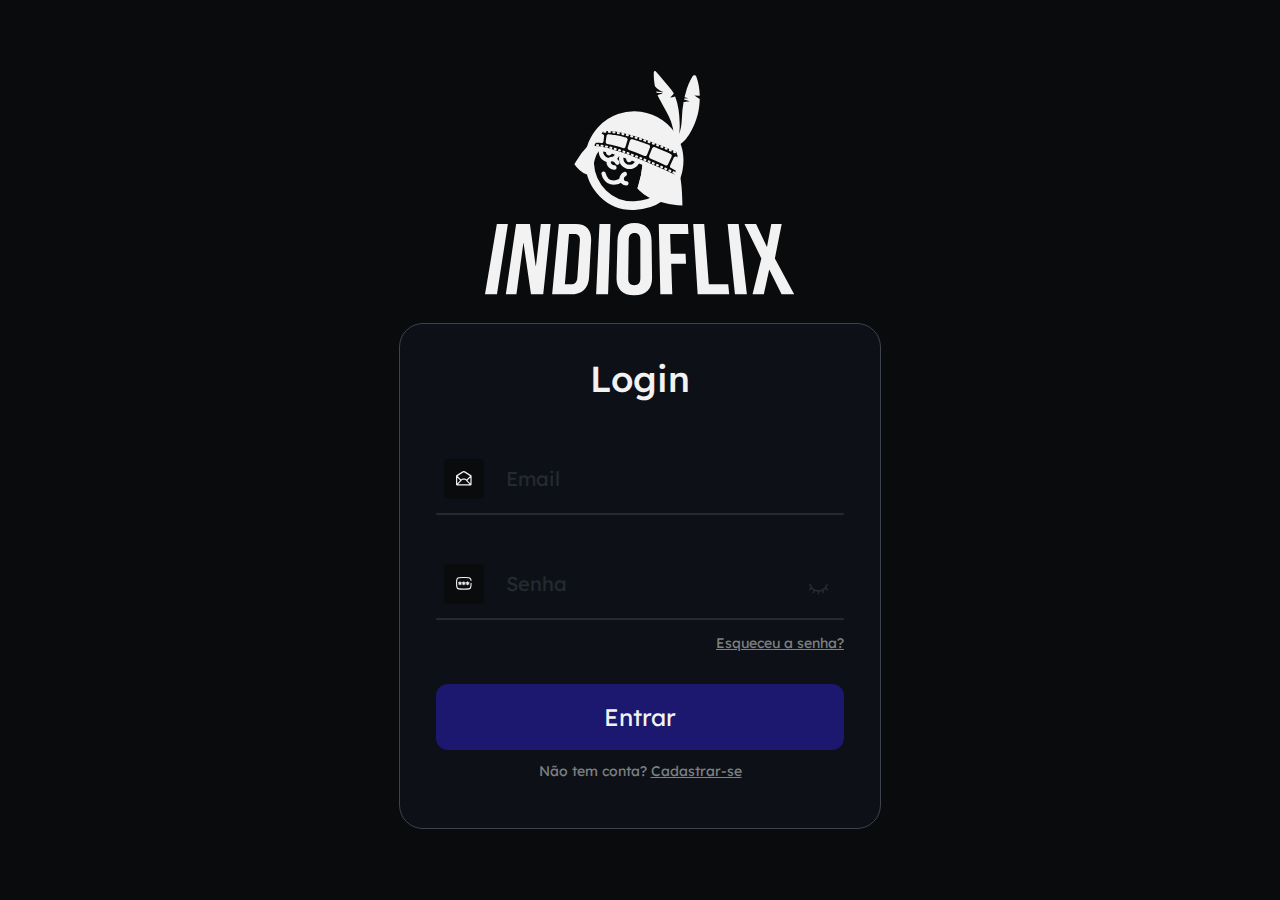
<file: front-end/index.html>
<!DOCTYPE html>
<html lang="pt-br">
<head>
    <meta charset="UTF-8">
    <meta name="viewport" content="width=device-width, initial-scale=1.0">
    <link rel="shortcut icon" href="./assets/indioflix.ico" type="image/x-icon">
    <link rel="stylesheet" href="global.css">
    <link rel="stylesheet" href="style.css">
    <title>Indioflix | Login</title>
</head>
<body>
    <main>
        <img src="./assets/logoLogin.svg" alt="" class="logo">

        <div class="formContainer">
            <span>Login</span>
            <form autocomplete="off">
                <div class="formInputsWrapper">
                    <div class="formInputWrapper">
                        <div class="formInput">
                            <div class="imgWrapper">
                                <img src="./assets/icons/mail.svg" alt="">
                            </div>
                            <input type="email" placeholder="Email" id="email">
                        </div>
                        <div class="inputRow"></div>
                    </div>
                    <div class="formInputWrapper">
                        <div class="formInput">
                            <div class="imgWrapper">
                                <img src="./assets/icons/password.svg" alt="">
                            </div>
                            <input type="password" placeholder="Senha" id="password">
                            <img src="./assets/icons/eyeClose.svg" id="showPassword">
                        </div>
                        <div class="inputRow"></div>
                        <span><u>Esqueceu a senha?</u></span>
                    </div>
                </div>

                <div class="buttonWrapper">
                    <a href="./home/home.html">Entrar</a>
                    <span>Não tem conta? <u>Cadastrar-se</u></span>
                </div>
                
            </form>
        </div>
    </main>
</body>
<script src="script.js"></script>
</html>
</file>
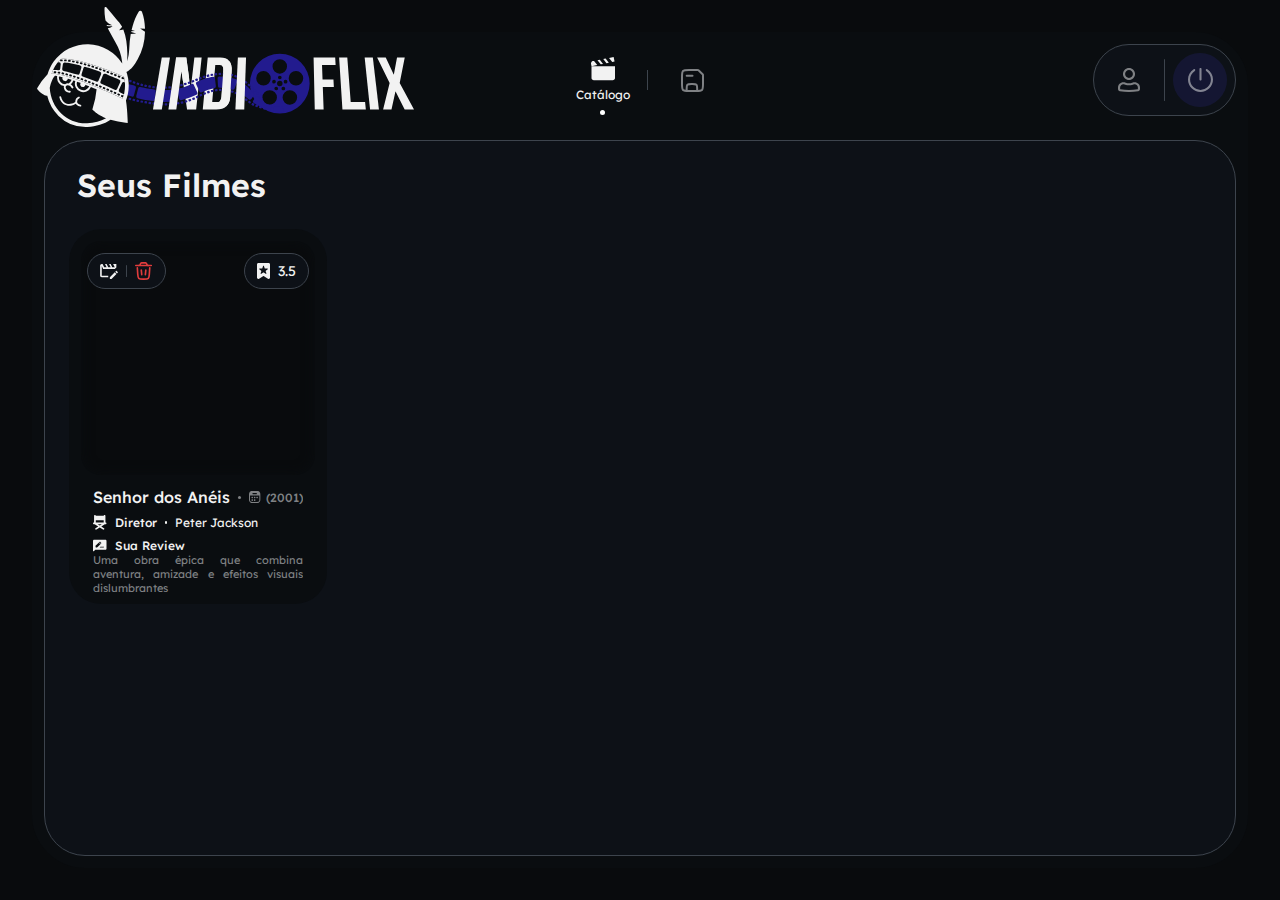
<file: front-end/home/home.html>
<!DOCTYPE html>
<html lang="pt-br">
<head>
    <meta charset="UTF-8">
    <meta name="viewport" content="width=device-width, initial-scale=1.0">
    <link rel="shortcut icon" href="../assets/indioflix.ico" type="image/x-icon">
    <link rel="stylesheet" href="home.css">
    <link rel="stylesheet" href="../global.css">
    <title>Indioflix | Home</title>
</head>
<body>
    <main>
        <nav>
            <img src="../assets/logoNav.svg" class="logo" alt="">
            <div class="navigation">
                <div class="selected">
                    <img src="../assets/icons/movieFill.svg" alt="">
                    <span>Catálogo</span>
                </div>
                <div class="divider"></div>
                <a href="" class="fakeImg"></a>
                <div class="dot"></div>
            </div>
            <div class="options">
                <div class="fakeImg"></div>
                <div class="divider"></div>
                <a href="../index.html" class="fakeImg"></a>
            </div>
        </nav>

        <div class="catalog">
            <span class="title">Seus Filmes</span>
            <div class="movieGrid">

                <!-- For com os card -->

                <div class="card">
                    <div class="banner fakeImg" style="background-image: url('https://br.web.img3.acsta.net/medias/nmedia/18/92/91/32/20224832.jpg');">
                        <div class="features">
                            <div class="fakeImg"></div>
                            <div class="divider"></div>
                            <div class="fakeImg"></div>
                        </div>
                        <div class="features">
                            <img src="../assets/icons/ownRating.svg" alt="">
                            <span>3.5</span>
                        </div>
                    </div>
                    <div class="content">
                        <div class="title">
                            <span>Senhor dos Anéis</span>
                            <div class="dot"></div>
                            <div class="year">
                                <img src="../assets/icons/calendar.svg" alt="">
                                <span>(2001)</span>
                            </div>
                        </div>
                        <div class="director">
                            <img src="../assets/icons/director.svg" alt="">
                            <span>Diretor</span>
                            <div class="dot"></div>
                            <span>Peter Jackson</span>
                        </div>
                        <div class="ownReview">
                            <div class="top">
                                <img src="../assets/icons/review.svg" alt="">
                                <span>Sua Review</span>
                            </div>
                            <span class="review">Uma obra épica que combina aventura, amizade e efeitos visuais dislumbrantes</span>
                        </div>
                    </div>
                </div>

                






                

                <!-- For com os card -->

            </div>
        </div>
    </main>
</body>
</html>
</file>
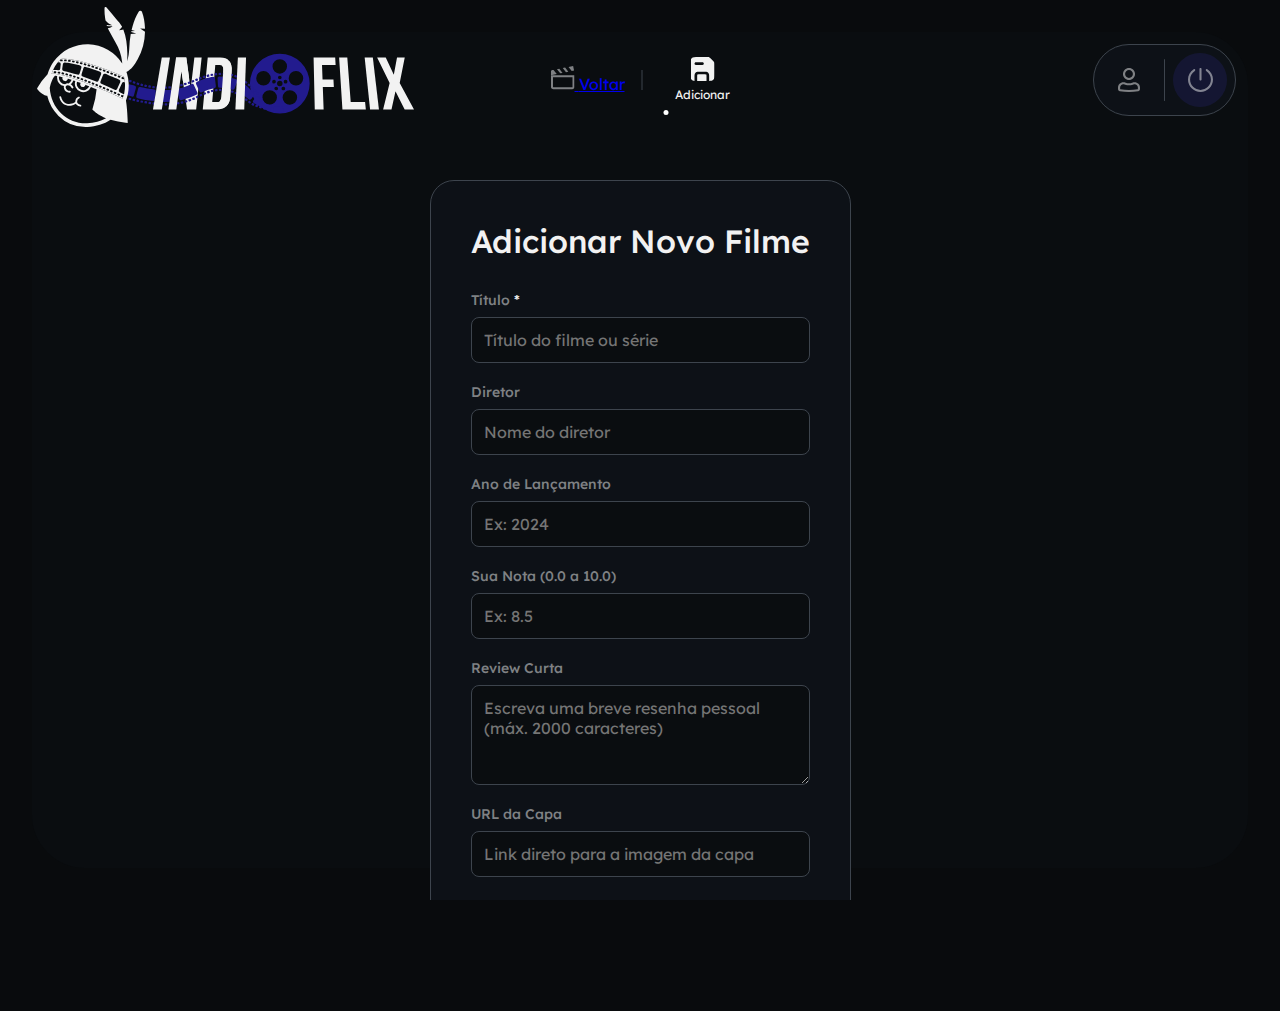
<file: front-end/home/newMovie.html>
<!DOCTYPE html>
<html lang="pt-br">
<head>
    <meta charset="UTF-8">
    <meta name="viewport" content="width=device-width, initial-scale=1.0">
    <link rel="shortcut icon" href="../assets/indioflix.ico" type="image/x-icon">
    <link rel="stylesheet" href="../global.css">
    <link rel="stylesheet" href="home.css"> 
    <title>Indioflix | Adicionar Filme</title>

    <style>
        .form-container {
            max-width: 600px;
            margin: 40px auto;
            padding: 40px;
            background-color: #0D1117;
            border: 1px solid #3D444D;
            border-radius: 24px;
        }

        .form-container h2 {
            font-size: 32px;
            font-weight: 500;
            color: #f2f2f2;
            margin-bottom: 30px;
            text-align: center;
        }

        .form-field {
            margin-bottom: 20px;
            display: flex;
            flex-direction: column;
        }

        .form-field label {
            color: #7F8184;
            margin-bottom: 8px;
            font-size: 14px;
            font-weight: 500;
        }

        .form-field input, .form-field textarea {
            padding: 12px;
            border-radius: 8px;
            border: 1px solid #3D444D;
            background-color: #0A0D10;
            color: #f2f2f2;
            font-family: 'lexend';
            font-size: 16px;
        }

        .form-field input:focus, .form-field textarea:focus {
            outline: none;
            border-color: #3E35D0;
        }

        .form-field textarea {
            resize: vertical;
            min-height: 100px;
        }

        .submit-button {
            background-color: #221B8E;
            color: #f2f2f2;
            border: none;
            border-radius: 12px;
            font-size: 20px;
            padding: 15px 0;
            width: 100%;
            cursor: pointer;
            transition: background-color 0.2s;
            margin-top: 20px;
        }

        .submit-button:hover {
            background-color: #3E35D0;
        }

        /* Estilo para a mensagem de campo obrigatório */
        .required::after {
            content: " *";
            color: #f2f2f2;
        }
    </style>
</head>
<body>
    <main>
        <nav>
            <img src="../assets/logoNav.svg" class="logo" alt="">
            <div class="navigation">
                <div> 
                    <a href="./home.html">
                        <img src="../assets/icons/movie.svg" alt="">
                        <span>Voltar</span>
                    </a>
                </div>
                <div class="divider"></div>
                <div class="selected">
                    <img src="../assets/icons/newMovieFill.svg" alt="">
                    <span>Adicionar</span>
                </div>
                <div class="dot" style="left: 113px;"></div>
            </div>
            <div class="options">
                <div class="fakeImg"></div>
                <div class="divider"></div>
                <a href="../index.html" class="fakeImg"></a>
            </div>
        </nav>
        
        <div class="form-container">
            <h2>Adicionar Novo Filme</h2>

            <form id="filmeForm">
                
                <div class="form-field">
                    <label for="titulo" class="required">Título</label>
                    <input type="text" id="titulo" placeholder="Título do filme ou série" maxlength="200" required>
                </div>

                <div class="form-field">
                    <label for="diretor">Diretor</label>
                    <input type="text" id="diretor" placeholder="Nome do diretor" maxlength="100">
                </div>

                <div class="form-field">
                    <label for="anoLancamento">Ano de Lançamento</label>
                    <input type="number" id="anoLancamento" placeholder="Ex: 2024" min="1800" max="2100">
                </div>

                <div class="form-field">
                    <label for="notaPessoal">Sua Nota (0.0 a 10.0)</label>
                    <input type="number" id="notaPessoal" step="0.5" min="0" max="10" placeholder="Ex: 8.5">
                </div>
                
                <div class="form-field">
                    <label for="reviewCurta">Review Curta</label>
                    <textarea id="reviewCurta" placeholder="Escreva uma breve resenha pessoal (máx. 2000 caracteres)" maxlength="2000"></textarea>
                </div>

                <div class="form-field">
                    <label for="urlCapa">URL da Capa</label>
                    <input type="url" id="urlCapa" placeholder="Link direto para a imagem da capa" maxlength="1024">
                </div>

                <button type="submit" class="submit-button">
                    CADASTRAR FILME
                </button>
            </form>
        </div>
    </main>

    <script src="newMovie.js"></script>
</body>
</html>
</file>
<file: front-end/global.css>
@font-face {
    font-family: 'lexend';
    src: url('./assets/fonts/Lexend-VariableFont_wght.ttf');
}

*{
    margin: 0;
    padding: 0;

    box-sizing: border-box;
}

html, body {
    width: 100%;
    height: 100%;
    overflow-x: hidden;
    background-color: #090B0D;
}
</file>
<file: front-end/style.css>
main{
    width: 100%;
    height: 100%;

    display: flex;
    align-items: center;
    justify-content: center;
    flex-direction: column;

    gap: 3vh;
    

    font-family: 'lexend';
    color: #f2f2f2;

    img.logo{
        height: 25vh;
        max-height: 258px;
    }
}

.formContainer{
    background-color: #0D1117;
    border: 1px solid #3D444D;
    border-radius: 24px;

    width: 482px;
    height: 506px;

    display: flex;
    flex-direction: column;
    align-items: center;
    justify-content: space-between;


    padding: 32px 36px 48px 36px;

    span:nth-child(1){
        font-size: 36px;
        font-weight: 500;
    }

    form{
        display: flex;
        align-items: center;
        justify-content: space-between;
        flex-direction: column;

        gap: 32px;
        
        width: 100%;

        .formInputsWrapper{
            display: flex;
            align-items: center;
            flex-direction: column;

            gap: 48px;

            width: 100%;

            .formInputWrapper{
                display: flex;
                flex-direction: column;

                gap: 14px;

                width: 100%;

                .formInput{
                    
                    position: relative;
                    
                    display: flex;
                    align-items: center;
                    flex-direction: row;
                    gap: 11px;
                    
                    width: 100%;

                    padding: 0 8px;

                    .imgWrapper{
                        display: flex;
                        align-items: center;
                        justify-content: center;

                        border-radius: 4px;

                        background-color: #090B0D;
                        width: 40px;
                        height: 40px;
                        
                        img{
                            width: 16px;
                        }
                    }

                    img:nth-child(3){
                        position: absolute;
                        right: 16px;

                        height: 21px;

                        top: 50%;
                        transform: translateY(-50%);
                    }

                    img:nth-child(3):hover{
                        cursor: pointer;
                    }

                    input{
                        border: none;
                        background-color: transparent;

                        font-family: 'lexend';
                        font-size: 20px;
                        color: #f2f2f2;

                        padding: 8px 11px;

                        width: 340px;

                        transition: 200ms ease-in-out;
                    }

                    input:focus{
                        outline: none;

                        background-color: #090B0D;
                        border-radius: 4px;
                    }

                    input::placeholder{
                        font-family: 'lexend';

                        color:rgba(61, 68, 77, 0.5);
                        font-size: 20px;
                        font-weight: 400;
                    }
                }

                .inputRow{
                    width: 100%;
                    height: 2px;

                    border-radius: 1px;
                    background-color: rgba(61, 68, 77, 0.5);
                }
            }

            .formInputWrapper:nth-child(2){
                align-items: flex-end;

                input{
                    padding-right: 45px;
                }
                
                span{
                    font-size: 14px;
                    color: rgba(242, 242, 242, 0.5);

                    transition: 200ms ease-in-out;
                }

                span:hover{
                    cursor: pointer;
                    color: #f2f2f2;
                }
            }
        }

        .buttonWrapper{
            display: flex;
            flex-direction: column;
            align-items: center;

            gap: 12px;

            width: 100%;

            a{
                text-align: center;
                background-color: rgba(34, 27, 142, 0.75);
                width: 100%;
                border-radius: 12px;
                font-size: 24px;
                padding: 18px 0;

                transition: 200ms ease-in-out;

                text-decoration: none;
                color: #f2f2f2;
            }

            a:visited{
                text-decoration: none;
                color: #f2f2f2;
            }

            a:hover{
                background-color: #221B8E;
            }

            a:active{
                background-color: rgba(34, 27, 142, 0.75);
            }

            span{
                font-size: 14px;
                color: rgba(242, 242, 242, 0.5);


                u{
                    transition: 200ms ease-in-out;
                }
                
                u:hover{
                    cursor: pointer;
                    color: #f2f2f2;
                }
            }
        }
    }
}
</file>
<file: front-end/home/home.css>
body{
    padding: 32px;

    font-family: 'lexend';
    color: #f2f2f2
}

.fakeImg{
    background-repeat: no-repeat;
    background-position: center;

    transition: 100ms ease-in-out;
}

main{
    width: 100%;
    height: 100%;

    background-color: #0A0D10;
    border-radius: 53px;

    display: flex;
    flex-direction: column;

    padding: 12px;

    gap: 24px;
}

nav{
    display: flex;
    flex-direction: row;
    justify-content: space-between;
    align-items: center;

    position: relative;

    width: 100%;

    img.logo{
        position: absolute;
        top: -37px;
        left: -7px;
        height: 120px;
    }

    .navigation{
        left: 50%;
        transform: translateX(-50%);

        position: relative;
        display: flex;
        flex-direction: row;
        align-items: center;

        .dot{
            position: absolute;
            width: 5px;
            aspect-ratio: 1/1;

            background-color: white;
            border-radius: 2.5px;

            left: 24px;
            bottom: -12px;

            transition: 200ms ease-in-out;
        }

        .selected{
            display: flex;
            flex-direction: column;
            align-items: center;

            img{
                width: 24px;
            }

            span{
                height: 8px;

                margin-top: 5.72px;
                margin-bottom: 8px;

                font-size: 12px;
                font-weight: 400;
            }
        }

        .divider{
            width: 1px;
            height: 20px;
            background-color: #3D444D;

            margin: 0 32px 0 17px;
        }

        .fakeImg{
            width: 24px;
            height: 24px;
            background-image: url('../assets/icons/newMovie.svg');
        }

        .fakeImg:hover{
            background-image: url('../assets/icons/newMovieFill.svg');
        }

        .fakeImg:hover ~ .dot{
            left: 113px;
        }
    }

    .options{
        display: flex;
        flex-direction: row;
        align-items: center;
        justify-content: space-evenly;

        height: 72px;

        border-radius: 41px;

        background-color: #0D1117;
        border: 1px solid #3D444D;

        gap: 8px;
        padding: 8px;

        .fakeImg{
            height: 100%;
            aspect-ratio: 1/1;
        }

        .fakeImg:nth-child(1){
            background-image: url('../assets/icons/user.svg');
        }

        .fakeImg:nth-child(1):hover{
            background-image: url('../assets/icons/userFill.svg');
        }

        .divider{
            width: 1px;
            height: calc(100% - 12px);
            border-radius: 1px;

            background-color: #3D444D;
        }

        .fakeImg:nth-child(3){
            background-image: url('../assets/icons/onoff.svg');
            background-color: rgba(62, 53, 208, 0.15);
            border-radius: 50%;
        }

        .fakeImg:nth-child(3):hover{
            background-image: url('../assets/icons/onoffFill.svg');
            background-color: #3E35D0;
        }
    }
}

.catalog{
    background-color: #0D1117;
    border: 1px solid #3D444D;
    border-radius: 41px;
    padding: 24px;

    gap: 24px;

    display: flex;
    flex-direction: column;
    align-items: flex-start;

    height: 100%;
    overflow: hidden;

    span.title{
        font-size: 32px;
        font-weight: 600;
        margin-left: 8px;
    }

    .movieGrid{

        position: relative;
        overflow-y: auto;
        width: 100%;
        height: 100%;

        display: flex;
        flex-direction: row;
        flex-wrap: wrap;
        align-items: flex-start;

        border-radius: 32px;

        gap: 24px;

        .empty{
            position: absolute;
            top: 50%;
            left: 50%;
            transform: translate(-50%, -50%);

            display: flex;
            flex-direction: column;
            
            gap: 36px;

            span{
                color: #252A32;
                font-weight: 500;
                font-size: 24px;
            }
        }

        .card{
            display: flex;
            flex-direction: column;
            gap: 12px;

            background-color: #0A0D10;
            border-radius: 32px;
            padding: 12px 12px 24px 12px;

            aspect-ratio: 2 / 1;
            width: calc((100% - 110px) / 4);

            @media (min-width: 1366px) {
                width: calc((100% - 110px) / 4);
            }

            @media (min-width: 1600px) {
                width: calc((100% - 126px) / 5);
            }

            @media (min-width: 1920px) {
                width: calc((100% - 160px) / 6);
            }

            @media (max-width: 720px) {
                width: calc((100% - 400px) / 4);
            }


            .banner{
                display: flex;
                flex-direction: row;
                justify-content: space-between;
                align-items: flex-start;

                border-radius: 20px;

                padding: 12px 6px;

                width: 100%;
                aspect-ratio: 1/1;

                background-color: #090B0D;
                background-size: cover;

                box-shadow: inset 0px 0px 12px 1px #0A0D10;

                .features{
                    display: flex;
                    flex-direction: row;
                    justify-content: space-evenly;
                    align-items: center;

                    gap: 8px;
                    
                    padding: 8px 12px;

                    border-radius: 20px;

                    background-color: #0D1117;
                    border: 1px solid #3D444D;

                    .fakeImg{
                        height: 18px;
                        aspect-ratio: 1/1;

                        background-size: contain;

                        cursor: pointer;
                    }

                    .fakeImg:nth-child(1){
                        background-image: url('../assets/icons/edit.svg');
                        
                    }

                    .fakeImg:nth-child(1):hover{
                        background-image: url('../assets/icons/editFill.svg');
                    }

                    .divider{
                        width: 1px;
                        height: 12px;
                        background-color: #3D444D;
                        border-radius: 1px;
                    }

                    .fakeImg:nth-child(3){
                        background-image: url('../assets/icons/bin.svg');
                    }

                    .fakeImg:nth-child(3):hover{
                        background-image: url('../assets/icons/binFill.svg');
                    }

                    span{
                        font-size: 14px;
                        font-weight: 400;

                        height: 18px;

                        text-align: right;
                    }

                    img{
                        height: 16px;
                    }
                }
            }

            .content{
                display: flex;
                flex-direction: column;
                justify-content: space-between;

                height: 100%;


                gap: 8px;

                padding: 0 12px;

                .dot{
                    width: 3px;
                    aspect-ratio: 1/1;
                    border-radius: 2px;
                }

                .title{
                    display: flex;
                    flex-direction: row;
                    align-items: center;

                    max-width: 100%;

                    gap: 8px;

                    span{
                        font-size: 16px;
                        font-weight: 500;

                        white-space: nowrap;
                        overflow: hidden;
                        text-overflow: ellipsis;
                    }

                    .dot{
                        background-color: #7F8184;
                    }

                    .year{
                        display: flex;
                        flex-direction: row;
                        align-items: center;

                        gap: 5px;

                        img{
                            height: 12px;
                        }

                        span{
                            font-size: 12px;
                            color: #7F8184;
                        }
                    }
                }

                .director{
                    display: flex;
                    flex-direction: row;
                    align-items: center;

                    width: 100%;

                    gap: 8px;

                    img{
                    width: 13.5px;  
                    }

                    span{
                        font-size: 12px;
                    }

                    span:nth-child(2){
                        font-weight: 500;
                    }

                    .dot{
                        background-color: #f2f2f2;
                    }

                    span:nth-child(4){
                        font-weight: 400;

                        width: 68%;
                    
                        white-space: nowrap;
                        overflow: hidden;
                        text-overflow: ellipsis;
                    }
                    
                }

                .ownReview{
                    display: flex;
                    flex-direction: column;


                    .top{
                        display: flex;
                        flex-direction: row;

                        gap: 8px;

                        img{
                            width: 13.5px;
                        }

                        span{
                            font-size: 12px;
                            font-weight: 500;
                        }
                    }

                    span.review{
                        overflow-y: auto;
                        max-height: 40px;

                        color: #7F8184;
                        font-size: 11px;
                        font-weight: 400;

                        text-align: justify;
                    }

                    span.review::-webkit-scrollbar {
                        width: 12px;
                    }

                    span.review::-webkit-scrollbar-thumb {
                        border: #0A0D10 solid 4px;
                        background-color: #7F8184;
                        border-radius: 10px;                       
                    }
                }
            }

            
        }
    }

    .movieGrid::-webkit-scrollbar {
        width: 8px;
    }

    .movieGrid::-webkit-scrollbar-track {
        background: transparent; 
    }

    .movieGrid::-webkit-scrollbar-thumb {
        background-color: #7F8184;
        border-radius: 10px;                       
    }
}

.modal {
    display: none;
    position: fixed; 
    z-index: 100; /* Fica acima de tudo */
    left: 0;
    top: 0;
    width: 100%; 
    height: 100%; 
    overflow: auto; 
    background-color: rgba(0,0,0,0.8); /* Fundo semi-transparente */
    backdrop-filter: blur(5px);

    .modal-content {
        position: absolute;
        transform: translate(-50%, -50%);
        top: 50%;
        left: 50%;

        background-color: #0D1117;
        padding: 24px;
        border: 1px solid #3D444D;
        border-radius: 24px;
        width: 80%; /* Largura padrão */
        max-width: 900px;
        color: #f2f2f2;
    }

    .close-button {
        color: #3D444D;
        float: right;
        font-size: 28px;
        font-weight: bold;

        transition: 100ms ease-in-out;
    }

    .close-button:hover,
    .close-button:focus {
        color: #f2f2f2;
        text-decoration: none;
        cursor: pointer;
    }

    .details-header {
        display: flex;
        gap: 24px;
        align-items: center;
        margin-bottom: 12px;

        #modalCapa {
            width: 150px;
            aspect-ratio: 1/1;
            object-fit: cover;
            border-radius: 10px;
            background-color: #090B0D;
        }

        span#modalTitulo{
            font-size: 32px;
            font-weight: 600;
        }
    }

    .details-info {
        display: flex;
        flex-direction: column;
        gap: 20px;

        img{
            height: 36px;
            aspect-ratio: 1/1;
            padding: 8px;
            background-color: #090B0D;
            border-radius: 4px;
        }

        .first{
            display: flex;
            flex-direction: column;
            gap: 8px;

            .data{
                display: flex;
                flex-direction: row;
                align-items: center;
                gap: 12px;

                span{
                    font-size: 20px;
                }

                .dot{
                    height: 5px;
                    aspect-ratio: 1/1;
                    border-radius: 2px;
                    background-color: #f2f2f2;
                }

                span:nth-child(4){
                    font-weight: 600;
                }
            }
        }

        .divider{
            width: 100%;
            height: 1px;
            background-color: #3D444D;
        }

        .details-review{
            display: flex;
            flex-direction: column;
            gap: 10px;

            .title{
                display: flex;
                flex-direction: row;
                align-items: center;
                gap: 12px;

                span{
                    font-size: 20px;
                }
            }

            p#modalReview{
                max-height: 240px;
                overflow-y: auto;

                text-align: justify;
                color: #7F8184;
            }

            p#modalReview::-webkit-scrollbar {
                width: 18px;
            }

            p#modalReview::-webkit-scrollbar-thumb {
                border: #0D1117 solid 7px;
                background-color: #7F8184;
                border-radius: 10px;                       
            }

        }
    }

    
}
</file>
